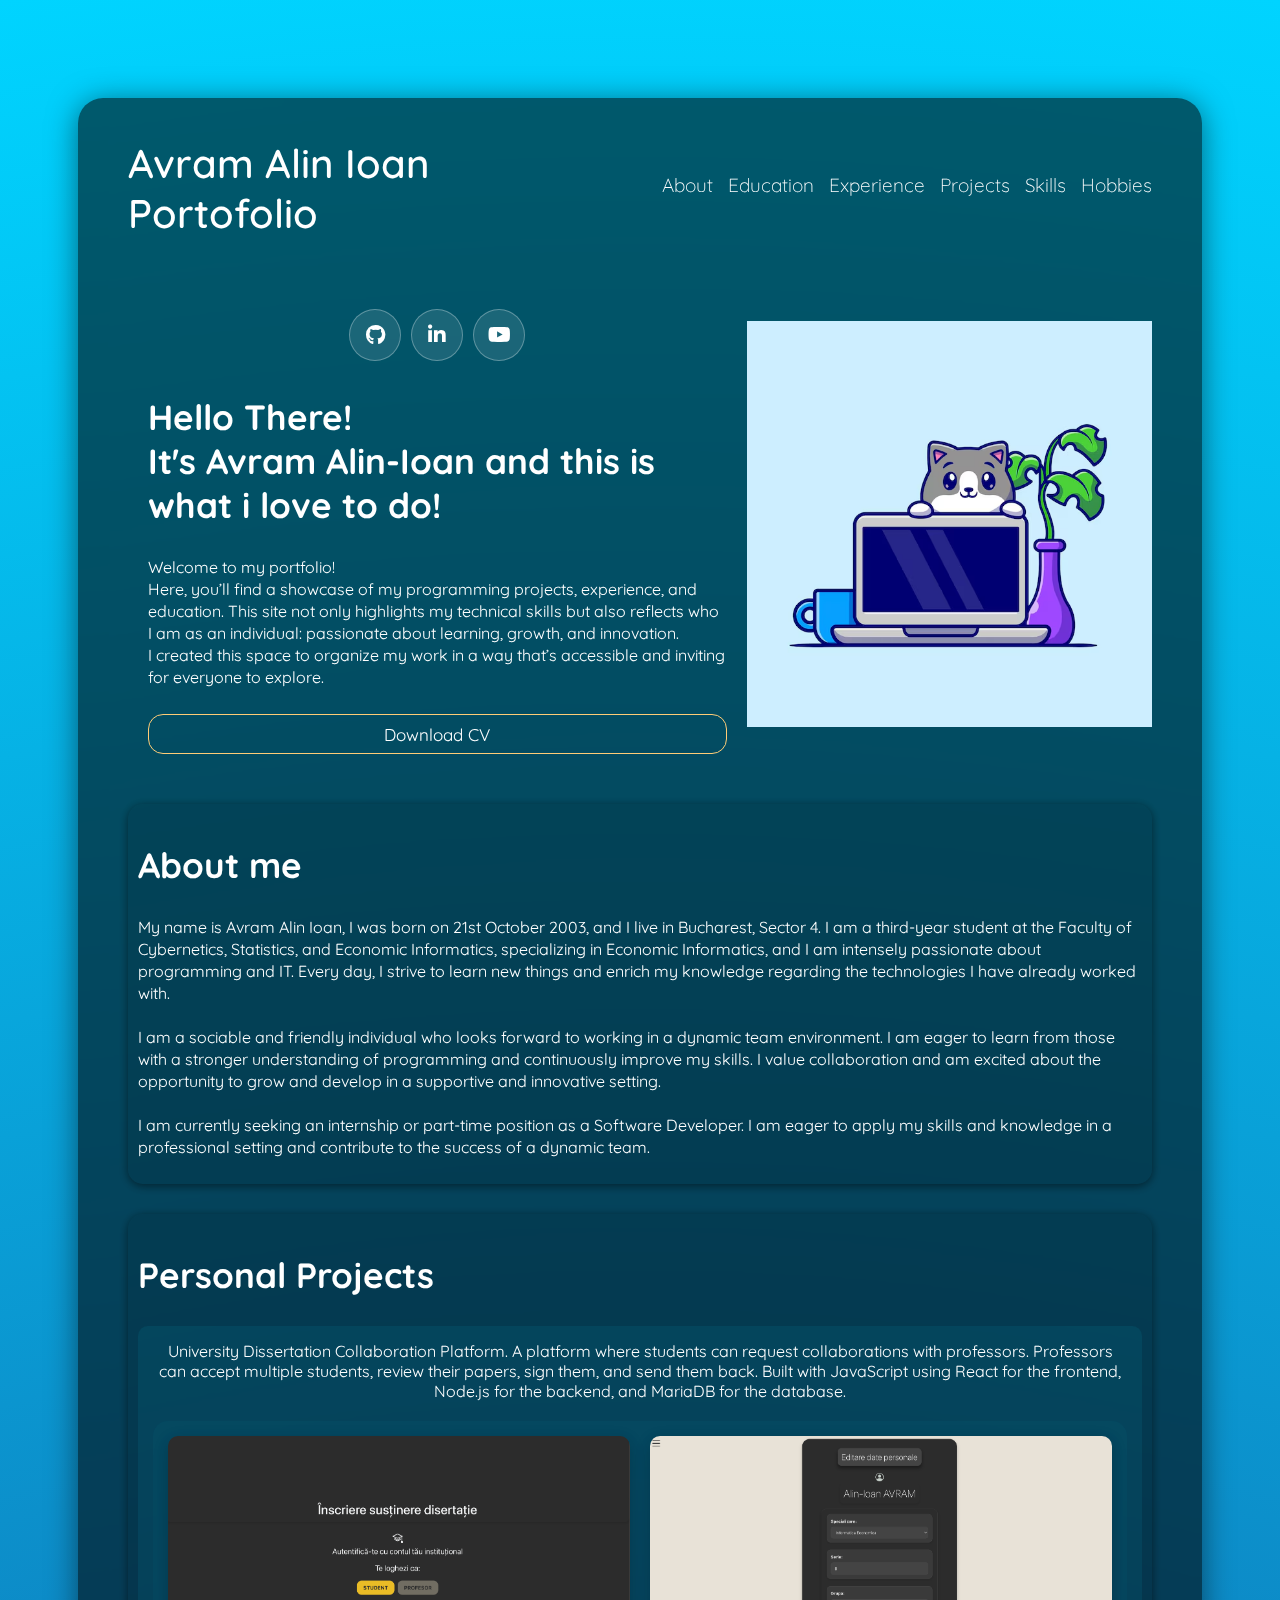
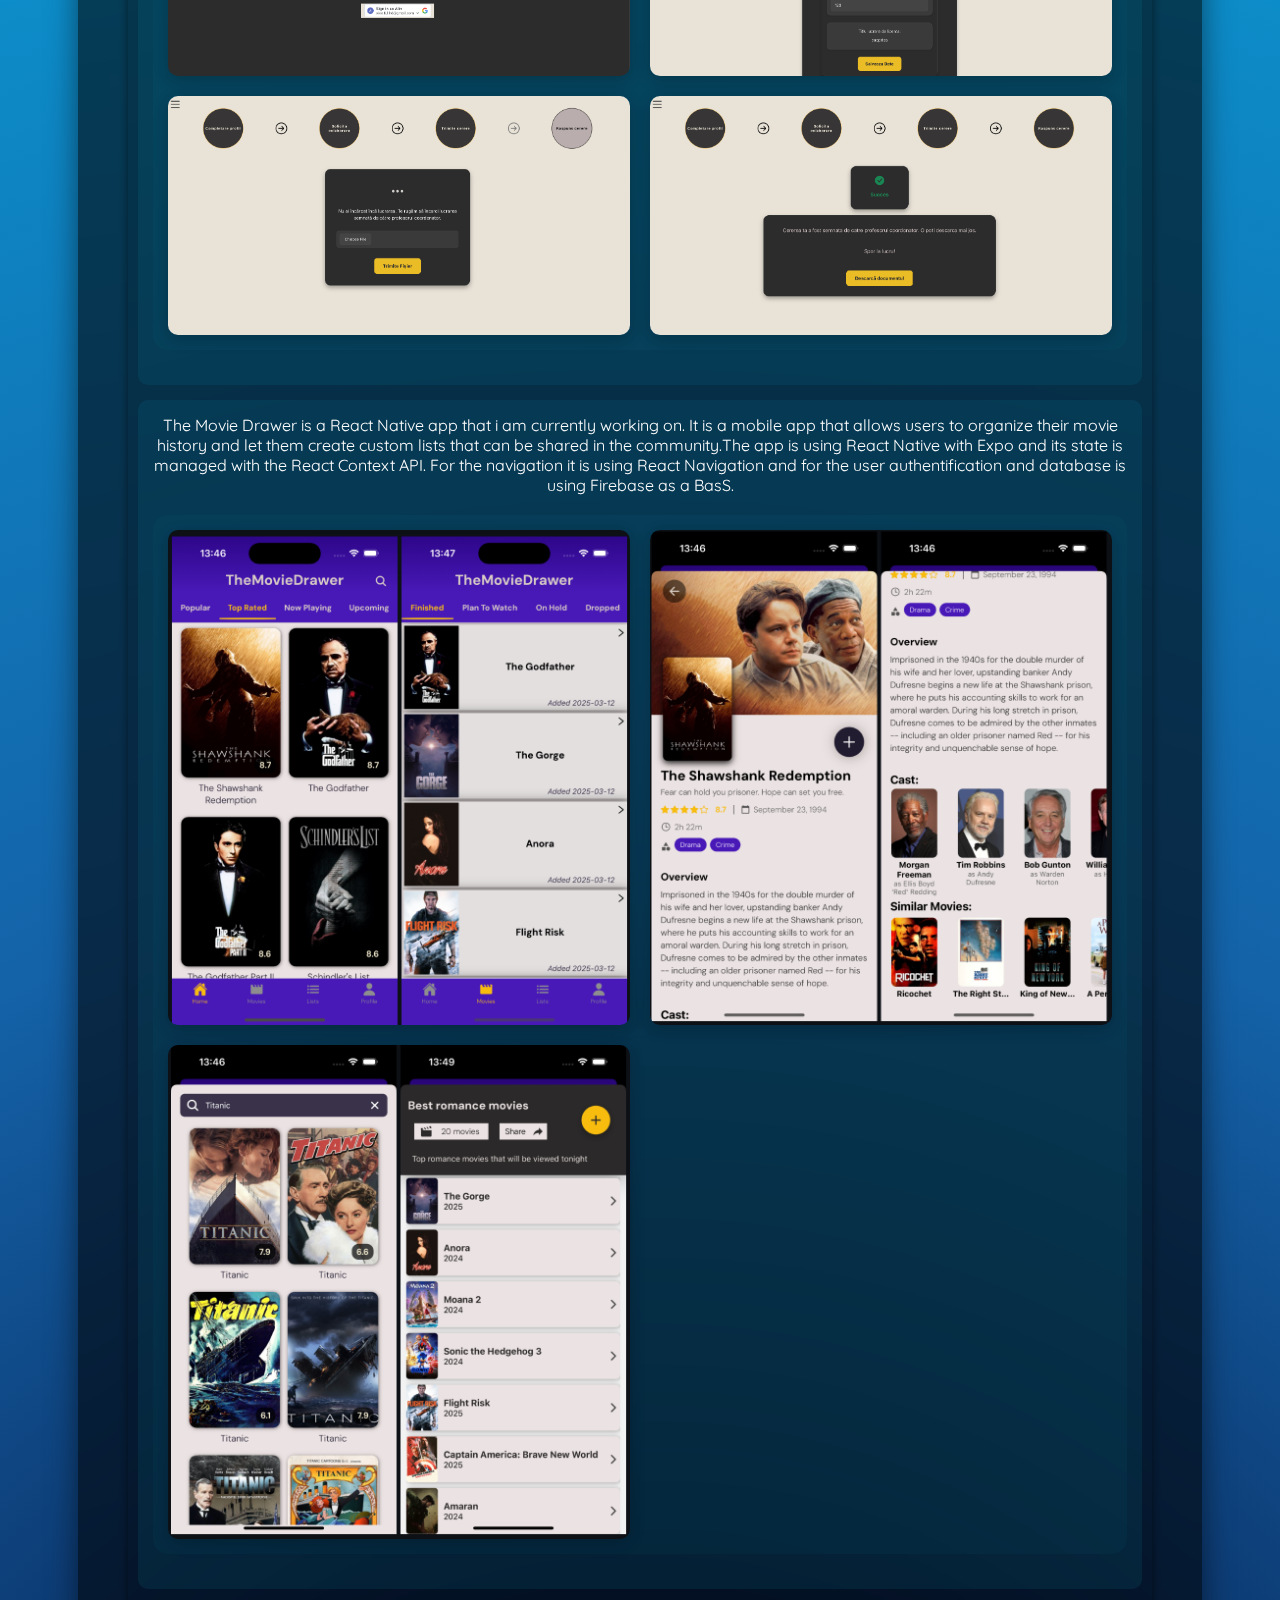
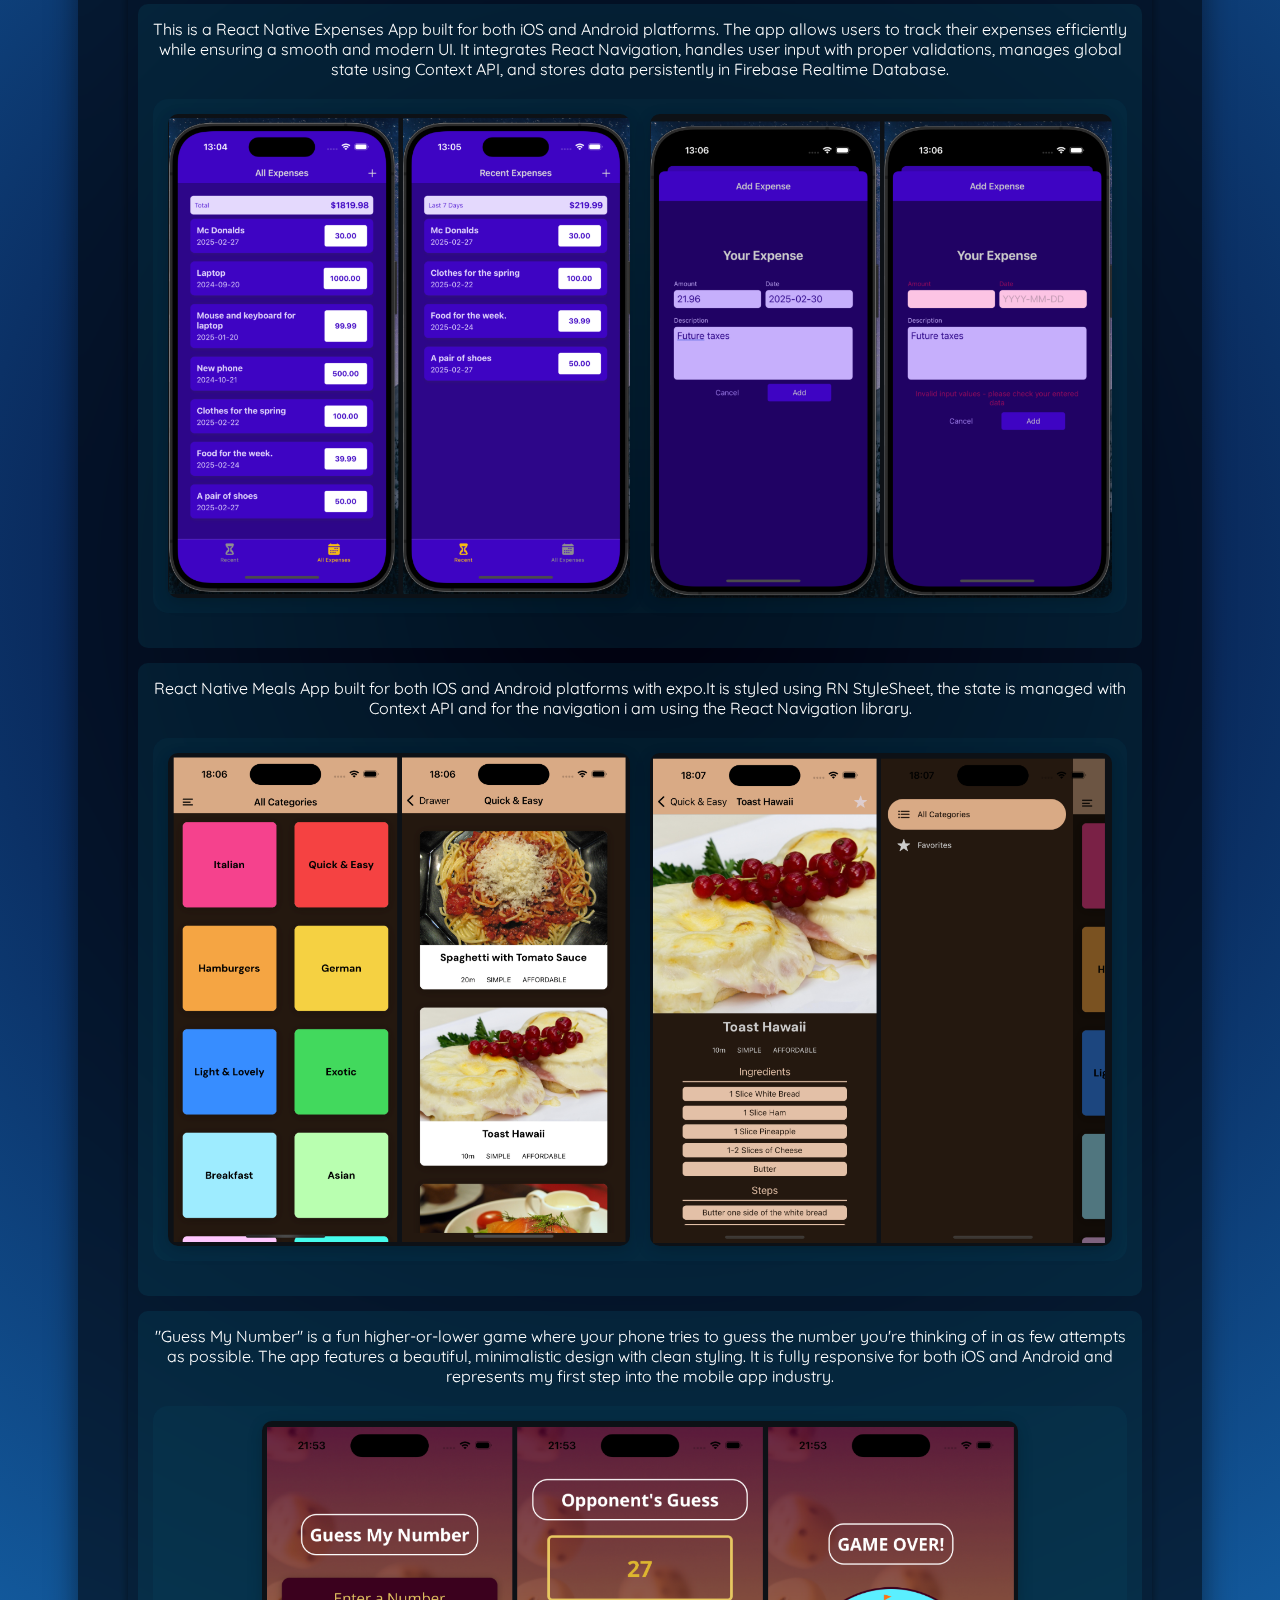
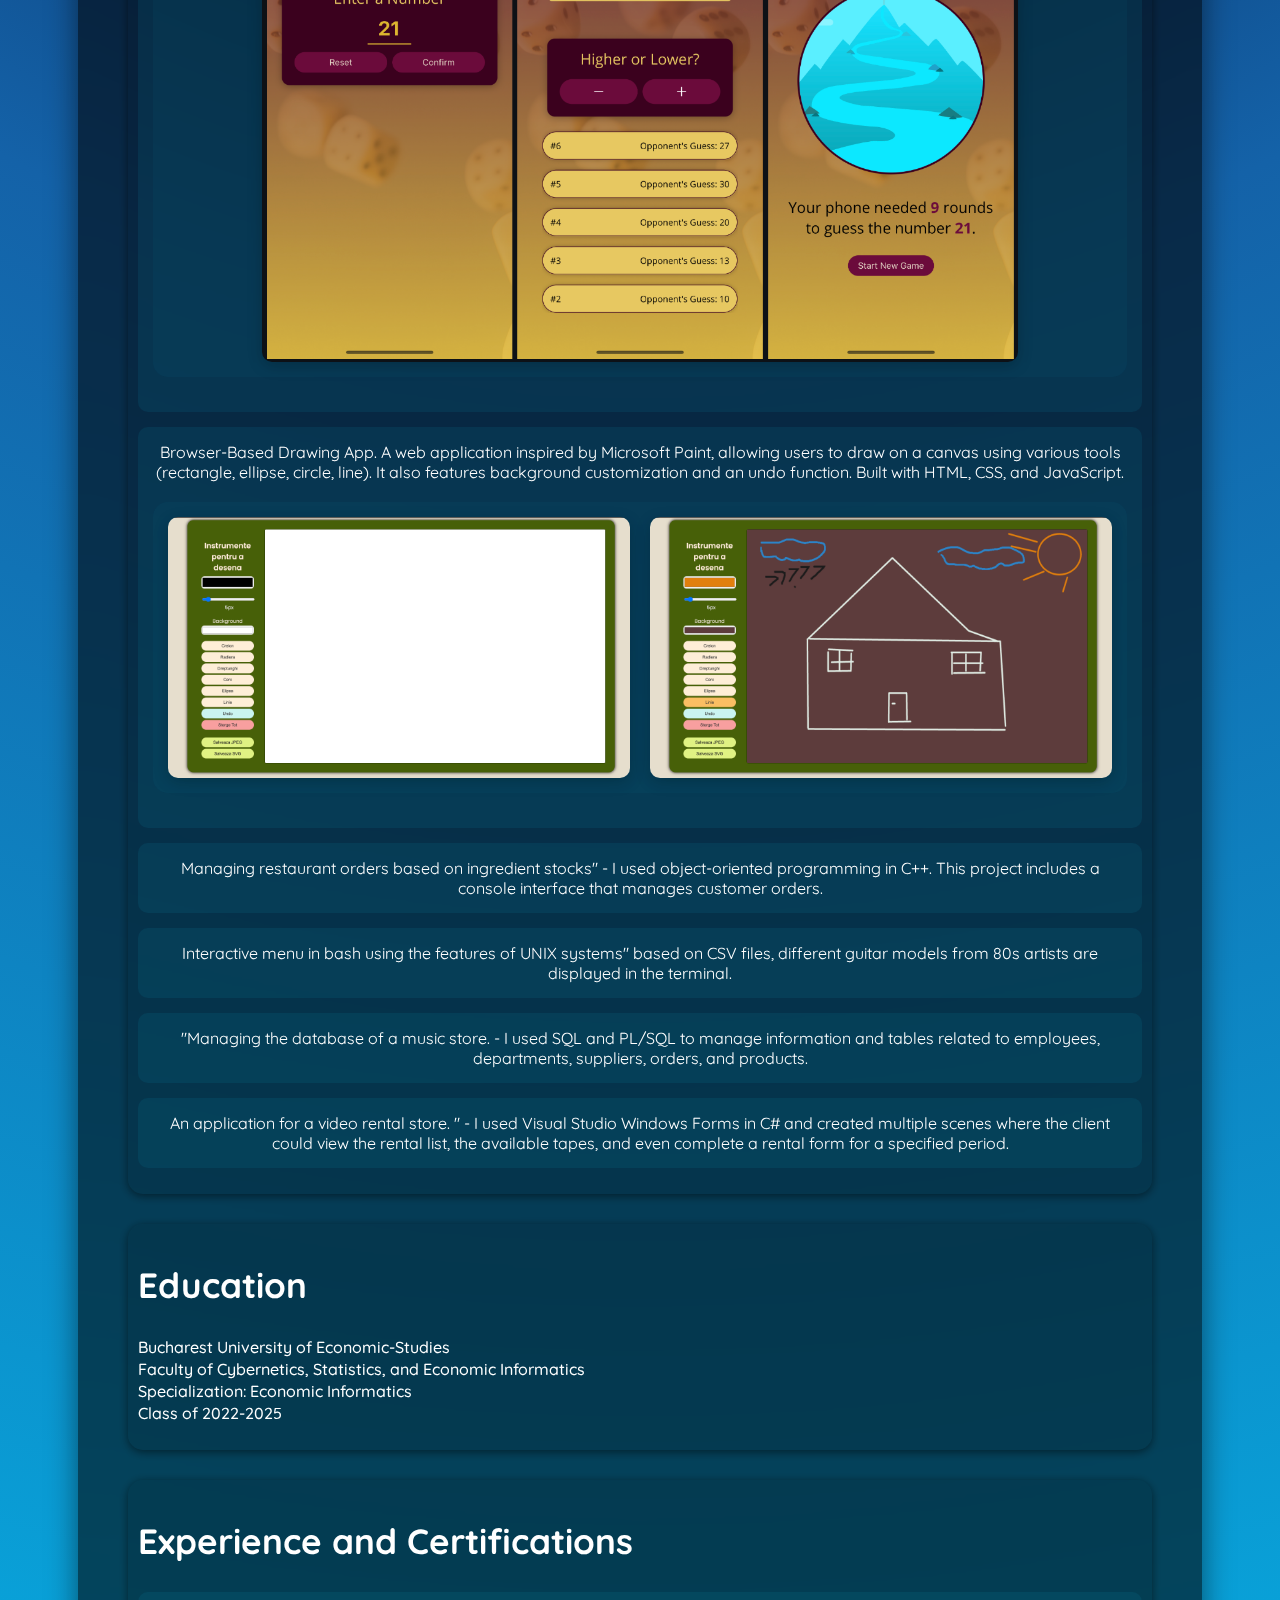
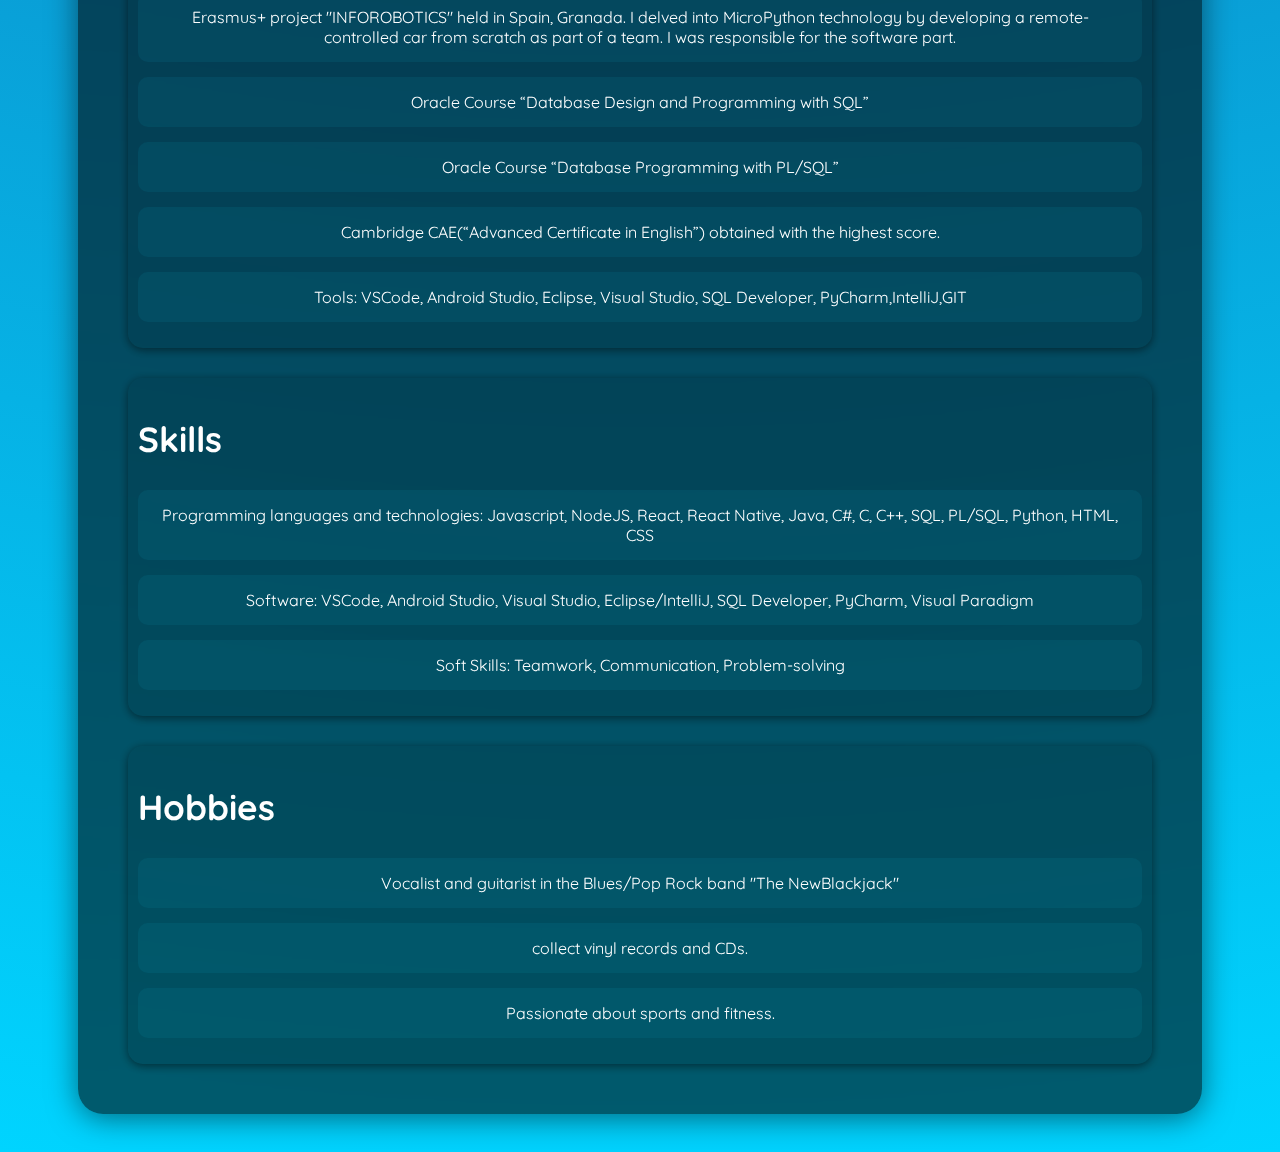
<file: index.html>
<!DOCTYPE html>
<html lang="en">
  <head>
    <meta charset="UTF-8" />
    <meta name="viewport" content="width=device-width, initial-scale=1.0" />
    <link
      rel="stylesheet"
      href="https://cdnjs.cloudflare.com/ajax/libs/font-awesome/6.6.0/css/all.min.css"
    />
    <link rel="stylesheet" href="stylePortofolio.css" />
    <link rel="icon" type="image/png" href="icon.png" />
    <title>AvramPortofolio</title>
  </head>
  <body>
    <div class="container">
      <div class="glass-container">
        <nav class="navbar">
          <div class="logo">
            <a href="#"> Avram Alin Ioan <br />Portofolio </a>
          </div>
          <ul class="nav-links">
            <li class="nav-link" id="aboutmeNav"><a>About</a></li>
            <li class="nav-link" id="educationNav"><a>Education</a></li>
            <li class="nav-link" id="experienceNav"><a>Experience</a></li>
            <li class="nav-link" id="projectsNav"><a>Projects</a></li>
            <li class="nav-link" id="skillsNav"><a>Skills</a></li>
            <li class="nav-link" id="hobbiesNav"><a>Hobbies</a></li>
          </ul>
        </nav>

        <div class="content">
          <div class="introduction">
            <div class="social-icons">
              <a href="https://github.com/AvramAlin" class="icon"
                ><i class="fa-brands fa-github"></i
              ></a>
              <a
                href="https://www.linkedin.com/in/alin-ioan-avram-35817b296/"
                class="icon"
                ><i class="fa-brands fa-linkedin-in"></i
              ></a>
              <a
                href="https://www.youtube.com/@thenewblackjack1697"
                class="icon"
                ><i class="fa-brands fa-youtube"></i
              ></a>
            </div>
            <h2>
              Hello There! <br />
              It's Avram Alin-Ioan and this is what i love to do!
            </h2>
            <p>
              Welcome to my portfolio! <br />Here, you’ll find a showcase of my
              programming projects, experience, and education. This site not
              only highlights my technical skills but also reflects who I am as
              an individual: passionate about learning, growth, and innovation.
              <br />I created this space to organize my work in a way that’s
              accessible and inviting for everyone to explore.
            </p>
            <button type="button" id="downloadCV">Download CV</button>
          </div>
          <div class="image-wrapper">
            <img src="catImgForPortofolio.png" alt="No data" />
          </div>
        </div>
        <div class="secondContent">
          <div class="AboutMe" id="aboutMe">
            <h2>About me</h2>
            <p>
              My name is Avram Alin Ioan, I was born on 21st October 2003, and I
              live in Bucharest, Sector 4. I am a third-year student at the
              Faculty of Cybernetics, Statistics, and Economic Informatics,
              specializing in Economic Informatics, and I am intensely
              passionate about programming and IT. Every day, I strive to learn
              new things and enrich my knowledge regarding the technologies I
              have already worked with.
              <br />
              <br />I am a sociable and friendly individual who looks forward to
              working in a dynamic team environment. I am eager to learn from
              those with a stronger understanding of programming and
              continuously improve my skills. I value collaboration and am
              excited about the opportunity to grow and develop in a supportive
              and innovative setting.
              <br />
              <br />I am currently seeking an internship or part-time position
              as a Software Developer. I am eager to apply my skills and
              knowledge in a professional setting and contribute to the success
              of a dynamic team.
            </p>
          </div>

          <div class="personal-projects" id="personalProjects">
            <h2>Personal Projects</h2>
            <ul>
              <li>
                University Dissertation Collaboration Platform. A platform where
                students can request collaborations with professors. Professors
                can accept multiple students, review their papers, sign them,
                and send them back. Built with JavaScript using React for the
                frontend, Node.js for the backend, and MariaDB for the database.
                <div class="project-gallery">
                  <img
                    src="ss1.png"
                    alt="Login Dashboard"
                    class="project-image"
                  />
                  <img
                    src="ss2.png"
                    alt="Student Portal"
                    class="project-image"
                  />
                  <img
                    src="ss3.png"
                    alt="Professor Dashboard"
                    class="project-image"
                  />
                  <img
                    src="ss4.png"
                    alt="Document Review Interface"
                    class="project-image"
                  />
                </div>
              </li>
              <li>
                The Movie Drawer is a React Native app that i am currently
                working on. It is a mobile app that allows users to organize
                their movie history and let them create custom lists that can be
                shared in the community.The app is using React Native with Expo
                and its state is managed with the React Context API. For the
                navigation it is using React Navigation and for the user
                authentification and database is using Firebase as a BasS.
                <div class="project-gallery">
                  <img
                    src="tmd1.png"
                    alt="Login Dashboard"
                    class="project-image"
                  />
                  <img
                    src="tmd2.png"
                    alt="Student Portal"
                    class="project-image"
                  />
                  <img
                    src="tmd3.png"
                    alt="Professor Dashboard"
                    class="project-image"
                  />
                </div>
              </li>
              <li>
                This is a React Native Expenses App built for both iOS and
                Android platforms. The app allows users to track their expenses
                efficiently while ensuring a smooth and modern UI. It integrates
                React Navigation, handles user input with proper validations,
                manages global state using Context API, and stores data
                persistently in Firebase Realtime Database.
                <div class="project-gallery">
                  <img src="E1.png" alt="Expenses app" class="project-image" />
                  <img
                    src="E2.png"
                    alt="Expenses app rn"
                    class="project-image"
                  />
                </div>
              </li>
              <li>
                React Native Meals App built for both IOS and Android platforms
                with expo.It is styled using RN StyleSheet, the state is managed
                with Context API and for the navigation i am using the React
                Navigation library.
                <div class="project-gallery">
                  <img
                    src="meals1.png"
                    alt="Login Dashboard"
                    class="project-image"
                  />
                  <img
                    src="meals2.png"
                    alt="Student Portal"
                    class="project-image"
                  />
                </div>
              </li>
              <li>
                "Guess My Number" is a fun higher-or-lower game where your phone
                tries to guess the number you're thinking of in as few attempts
                as possible. The app features a beautiful, minimalistic design
                with clean styling. It is fully responsive for both iOS and
                Android and represents my first step into the mobile app
                industry.
                <div class="project-gallery2">
                  <img
                    src="hl1.png"
                    alt="Login Dashboard"
                    class="project-image2"
                  />
                </div>
              </li>
              <li>
                Browser-Based Drawing App. A web application inspired by
                Microsoft Paint, allowing users to draw on a canvas using
                various tools (rectangle, ellipse, circle, line). It also
                features background customization and an undo function. Built
                with HTML, CSS, and JavaScript.
                <div class="project-gallery">
                  <img src="sspaint.png" alt="Paint" class="project-image" />
                  <img src="sspaint2.png" alt="Paint" class="project-image" />
                </div>
              </li>
              <li>
                Managing restaurant orders based on ingredient stocks" - I used
                object-oriented programming in C++. This project includes a
                console interface that manages customer orders.
              </li>
              <li>
                Interactive menu in bash using the features of UNIX systems"
                based on CSV files, different guitar models from 80s artists are
                displayed in the terminal.
              </li>
              <li>
                "Managing the database of a music store. - I used SQL and PL/SQL
                to manage information and tables related to employees,
                departments, suppliers, orders, and products.
              </li>
              <li>
                An application for a video rental store. " - I used Visual
                Studio Windows Forms in C# and created multiple scenes where the
                client could view the rental list, the available tapes, and even
                complete a rental form for a specified period.
              </li>
            </ul>
          </div>
          <div class="education" id="education">
            <h2>Education</h2>
            <p>
              <a href="https://www.ase.ro"
                >Bucharest University of Economic-Studies</a
              ><br />
              <a href="https:/csie.ase.ro"
                >Faculty of Cybernetics, Statistics, and Economic Informatics
              </a>
              <br />
              Specialization: Economic Informatics <br />
              Class of 2022-2025
            </p>
          </div>

          <div class="experience-certifications" id="experienceCert">
            <h2>Experience and Certifications</h2>
            <ul>
              <li>
                Erasmus+ project "INFOROBOTICS" held in Spain, Granada. I delved
                into MicroPython technology by developing a remote- controlled
                car from scratch as part of a team. I was responsible for the
                software part.
              </li>
              <li>Oracle Course “Database Design and Programming with SQL”</li>
              <li>Oracle Course “Database Programming with PL/SQL”</li>
              <li>
                Cambridge CAE(“Advanced Certificate in English”) obtained with
                the highest score.
              </li>
              <li>
                Tools: VSCode, Android Studio, Eclipse, Visual Studio, SQL
                Developer, PyCharm,IntelliJ,GIT
              </li>
            </ul>
          </div>
          <div class="skills" id="skillsId">
            <h2>Skills</h2>
            <ul>
              <li>
                Programming languages and technologies: Javascript, NodeJS,
                React, React Native, Java, C#, C, C++, SQL, PL/SQL, Python,
                HTML, CSS
              </li>
              <li>
                Software: VSCode, Android Studio, Visual Studio,
                Eclipse/IntelliJ, SQL Developer, PyCharm, Visual Paradigm
              </li>
              <li>Soft Skills: Teamwork, Communication, Problem-solving</li>
            </ul>
          </div>
          <div class="hobbies" id="hobbiesId">
            <h2>Hobbies</h2>
            <ul>
              <li>
                Vocalist and guitarist in the Blues/Pop Rock band "The
                NewBlackjack"
              </li>
              <li>collect vinyl records and CDs.</li>
              <li>Passionate about sports and fitness.</li>
            </ul>
          </div>
        </div>
      </div>
    </div>
  </body>
  <script src="scriptPortofolio.js"></script>
</html>
</file>
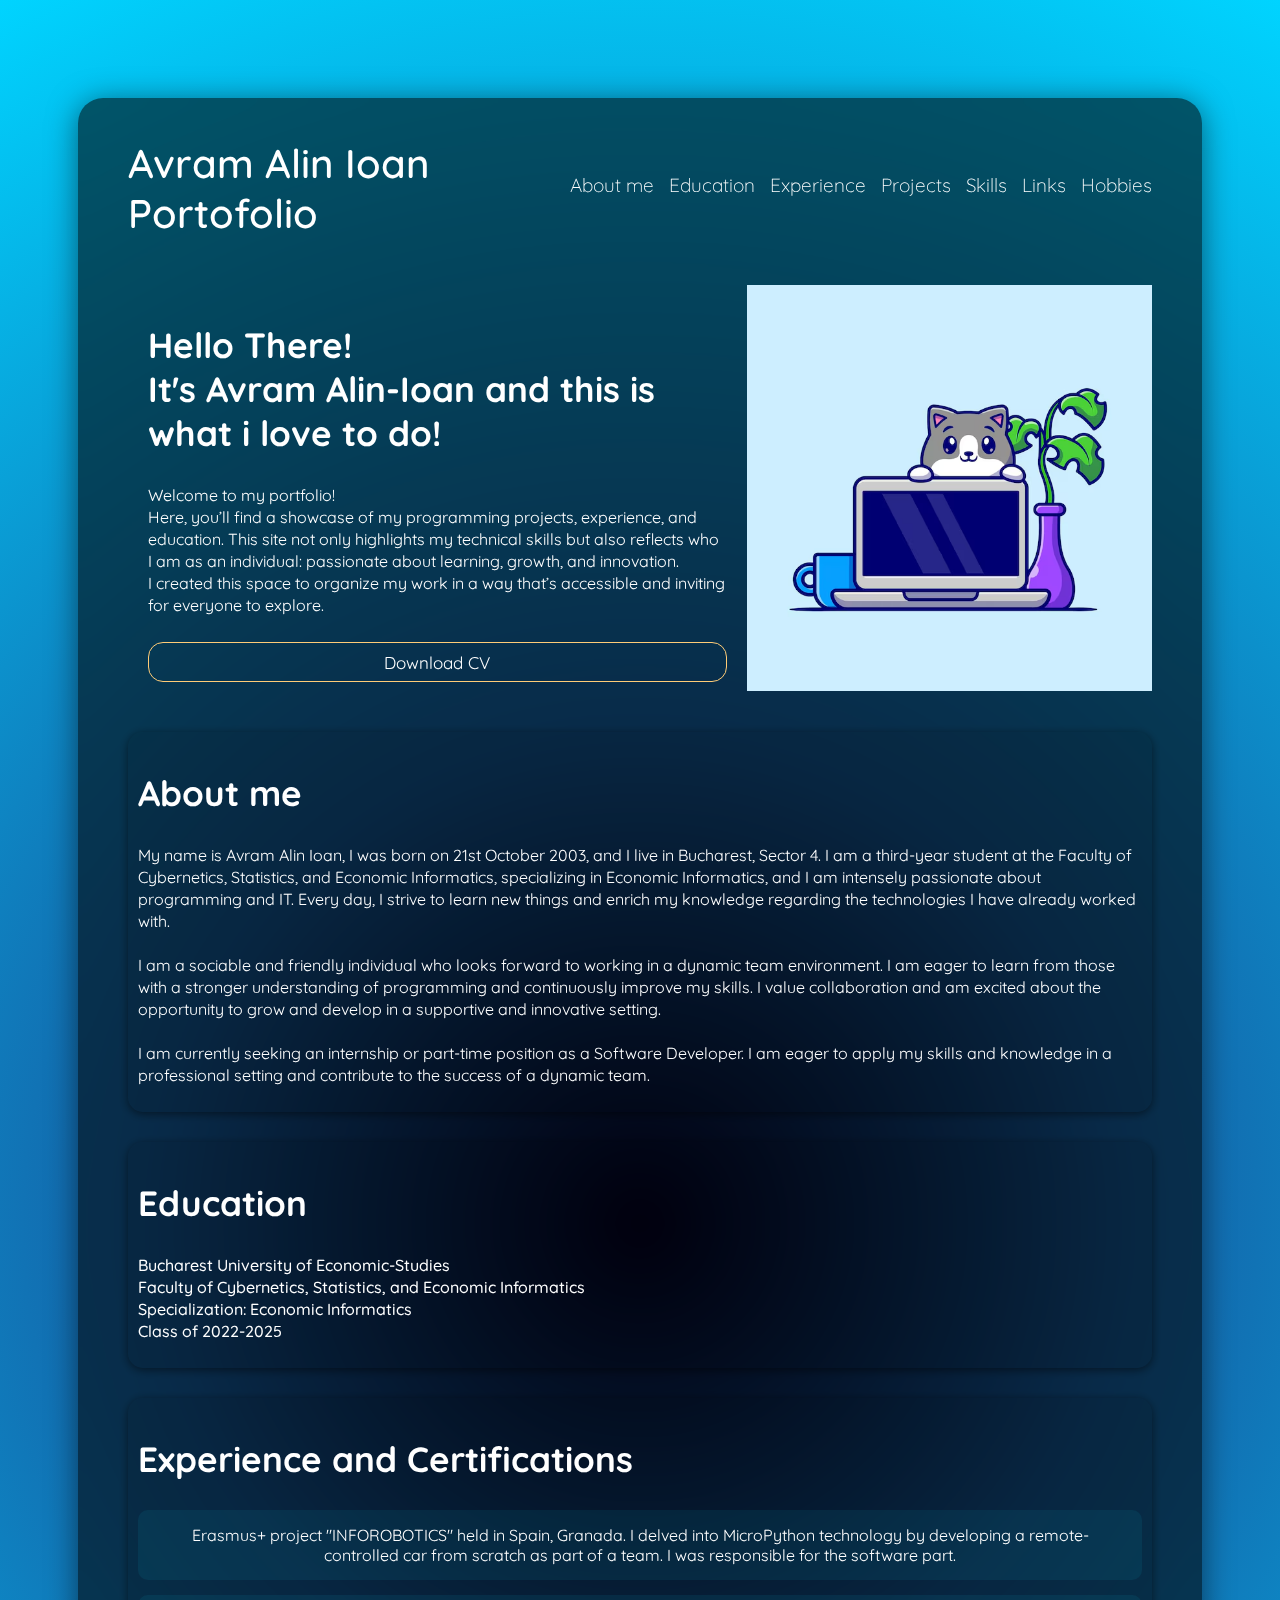
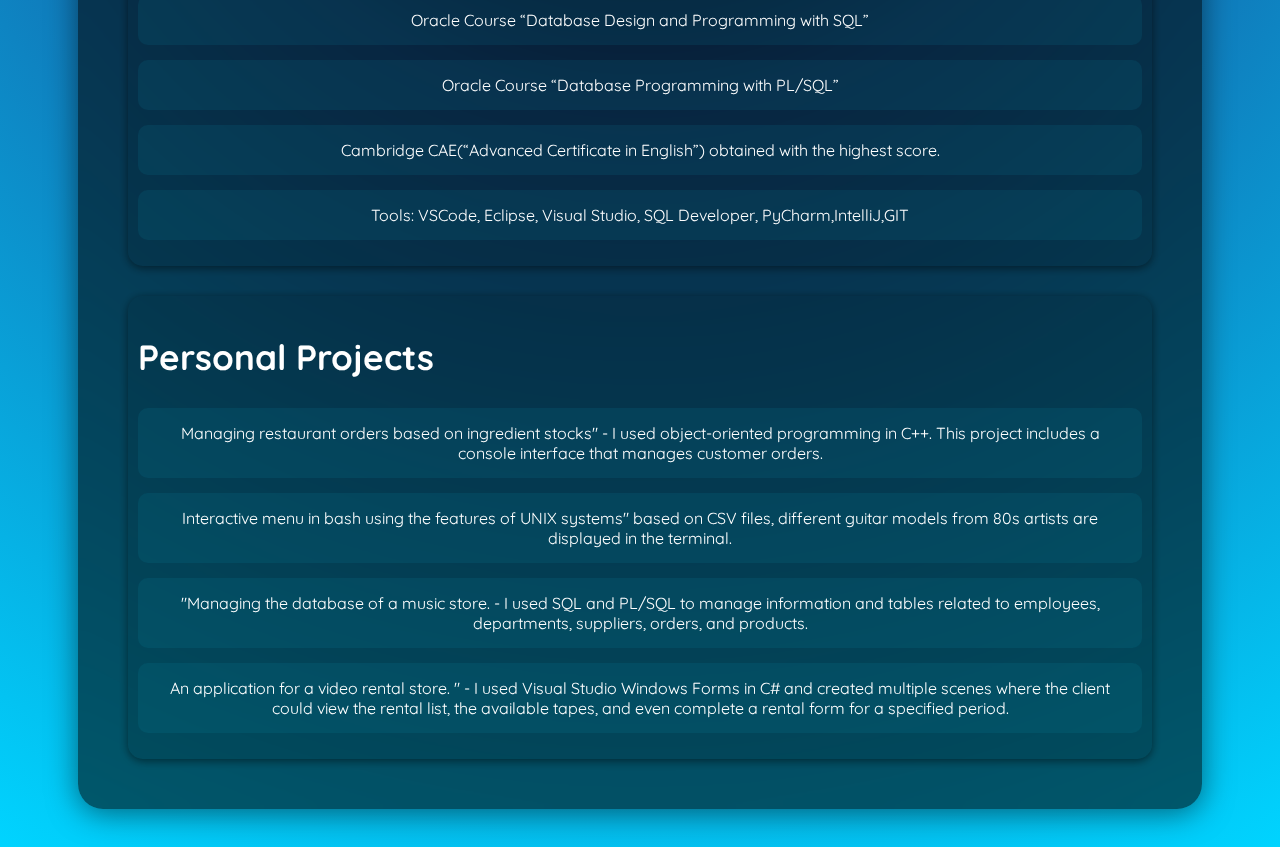
<file: indexPortofolio.html>
<!DOCTYPE html>
<html lang="en">
<head>
    <meta charset="UTF-8">
    <meta name="viewport" content="width=device-width, initial-scale=1.0">
    <link rel="stylesheet" href="stylePortofolio.css">
    <link rel="icon" type="image/png" href="icon.png" >
    <script src="scriptPortofolio.js"> </script>
    <title>AvramPortofolio</title>
</head>
<body>
    <div class="container">
        <div class="glass-container">
            <nav class="navbar">
                <div class="logo">
                    <a href="#"> Avram Alin Ioan <br>Portofolio </a>
                </div>
                <ul class="nav-links">
                    <li class="nav-link" id="aboutmeNav"> <a href="#">About me</a></li>
                    <li class="nav-link" id="educationNav"> <a href="#">Education</a></li>
                    <li class="nav-link"> <a href="#">Experience</a></li>
                    <li class="nav-link"> <a href="#">Projects</a></li>
                    <li class="nav-link"> <a href="#">Skills</a></li>
                    <li class="nav-link"> <a href="#">Links</a></li>
                    <li class="nav-link"> <a href="#">Hobbies</a></li>
                </ul>
            </nav>
            <div class="content">
                <div class="introduction">
                    <h2>Hello There! <br> It's Avram Alin-Ioan and this is what i love to do!</h2>
                    <p>Welcome to my portfolio! 
                        <br>Here, you’ll find a showcase of my programming projects, experience, and education. This site not only highlights my technical skills but also reflects who I am as an individual: passionate about learning, growth, and innovation. 
                        <br>I created this space to organize my work in a way that’s accessible and inviting for everyone to explore.
                    </p>
                    <button id="startButton">Download CV</button>
                </div>
                <div class="image-wrapper">
                    <img src="catImgForPortofolio.png" alt="No data">
                </div>
            </div>
            <div class="secondContent">
                <div class="AboutMe" id="aboutMe">
                    <h2>About me</h2>
                    <p>My name is Avram Alin Ioan, I was born on 21st October 2003, and I live in Bucharest, Sector 4. I am a third-year student at the Faculty of Cybernetics, Statistics, and Economic Informatics, specializing in Economic Informatics, and I am intensely passionate about programming and IT. Every day, I strive to learn new things and enrich my knowledge regarding the technologies I have already worked with.
                        <br>
                        <br>I am a sociable and friendly individual who looks forward to working in a dynamic team environment. I am eager to learn from those with a stronger understanding of programming and continuously improve my skills. I value collaboration and am excited about the opportunity to grow and develop in a supportive and innovative setting.
                        <br>
                        <br>I am currently seeking an internship or part-time position as a
                        Software Developer. I am eager to apply my skills and knowledge in a
                        professional setting and contribute to the success of a dynamic
                        team.
                    </p>
                </div>
                <div class="education" id="education">
                    <h2>Education</h2>
                   <p> <a href="https://www.ase.ro">Bucharest University of Economic-Studies</a><br>
                    <a href="https:/csie.ase.ro">Faculty of Cybernetics, Statistics,
                    and Economic Informatics </a> <br>
                    Specialization: Economic
                    Informatics <br>
                    Class of 2022-2025  </p>
                </div>

                <div class="experience-certifications">
                    <h2>Experience and Certifications</h2>
                    <ul>
                        <li>Erasmus+ project "INFOROBOTICS" held in Spain, Granada. I
                            delved into MicroPython technology by developing a remote-
                            controlled car from scratch as part of a team. I was responsible
                            for the software part.</li>
                        <li>Oracle Course “Database Design and Programming with SQL”</li>
                        <li>Oracle Course “Database Programming with PL/SQL”</li>
                        <li>Cambridge CAE(“Advanced Certificate in English”) obtained with
                            the highest score.</li>
                            <li>Tools: VSCode, Eclipse, Visual Studio, SQL Developer,
                                PyCharm,IntelliJ,GIT</li>
                    </ul>
                </div>
                <div class="personal-projects">
                    <h2>Personal Projects</h2>
                    <ul>
                        <li>Managing restaurant orders based on ingredient stocks"
                            - I used
                            object-oriented programming in C++. This project includes a
                            console interface that manages customer orders.</li>
                        <li>
                            Interactive menu in bash using the features of UNIX systems"
                            based on CSV files, different guitar models from 80s artists are
                            displayed in the terminal.
                        </li>
                        <li>
                            "Managing the database of a music store.
                        - I used SQL and
                        PL/SQL to manage information and tables related to employees,
                        departments, suppliers, orders, and products.
                        </li>
                        <li>An application for a video rental store.
                            "
                            - I used Visual Studio
                            Windows Forms in C# and created multiple scenes where the
                            client could view the rental list, the available tapes, and even
                            complete a rental form for a specified period.</li>
                    </ul>
                </div>
            </div>
            
        </div>
    </div>
</body>
</html>
</file>
<file: stylePortofolio.css>
@import url("https://fonts.googleapis.com/css2?family=Quicksand:wght@300..700&display=swap");

* {
  font-family: "Quicksand", sans-serif;
}

a {
  text-decoration: none;
  color: #fff;
}

body {
  color: #fff;
  background-color: rgba(0, 212, 255, 1);
  background-image: radial-gradient(
    circle,
    rgba(2, 0, 36, 1) 0%,
    rgba(20, 98, 168, 1) 35%,
    rgba(0, 212, 255, 1) 100%
  );
}

.container {
  display: flex;
  justify-content: center;
}

.glass-container {
  display: block;

  max-width: 80vw;
  margin-top: 10vh;
  margin-bottom: 30px;
  background: rgba(0, 0, 0, 0.57);
  padding: 50px;
  border-radius: 25px;
  box-shadow: 0 4px 30px rgba(0, 0, 0, 0.5);
  backdrop-filter: blur(11.6px);
}

.logo {
  display: inline-block;
  font-size: 40px;
  font-weight: 570;
  margin-top: -10px;
}

.image-wrapper {
  flex: 0.7;
  display: flex;
  max-width: 100%;
  justify-content: center;
  margin: 0 auto;
  position: relative;
  margin-top: 4vh;
}
.image-wrapper img {
  max-width: 100%;
  height: auto;
}

ul.nav-links {
  margin: 0;
  margin-top: 25px;
  margin-bottom: 5px;
  float: right;
  display: flex;
  list-style: none;
}
li.nav-link {
  display: inline-block;
  margin-left: 15px;
  font-size: 19px;
  font-weight: 300;
}

.content {
  display: flex;
  justify-content: space-between;
  align-items: center;
  width: 100%;
}

.secondContent {
  display: flex;
  width: 100%;
  flex-direction: column;
}

.secondContent h2 {
  font-size: 35px;
}
.secondContent p {
  font-size: 16px;
  line-height: 22px;
  margin-top: 8px;
}

.introduction {
  margin-top: 4vh;
  flex: 1;
  padding: 20px;
}

.introduction h2 {
  font-size: 35px;
}
.introduction p {
  font-size: 16px;
  line-height: 22px;
}

button {
  margin-top: 10px;
  width: 100%;
  height: 40px;
  font-size: 17px;
  color: #fff;
  background-color: transparent;
  border: 0.5px solid #fc7;
  border-radius: 15px;
  cursor: pointer;
  transition: all 0.3s ease;
}
button:hover {
  border-color: hsl(244, 66%, 60%);
  background-color: rgb(10, 164, 195);
}

a:hover {
  color: rgb(10, 164, 195);
}

.attrebute {
  position: absolute;
  bottom: 20px;
  right: 0;
  font-size: 12px;
}

.AboutMe {
  margin-top: 30px;
  padding: 10px;
  background: rgba(0, 0, 0, 0.1);
  border-radius: 15px;
  box-shadow: 0 2px 10px rgba(0, 0, 0, 0.5);
}

.education {
  margin-top: 30px;
  padding: 10px;
  background: rgba(0, 0, 0, 0.1);
  border-radius: 15px;
  box-shadow: 0 2px 10px rgba(0, 0, 0, 0.5);
}

.education p {
  font-weight: 500;
}

.experience-certifications {
  margin-top: 30px;
  padding: 10px;
  background: rgba(0, 0, 0, 0.1);
  border-radius: 15px;
  box-shadow: 0 2px 10px rgba(0, 0, 0, 0.5);
}

.personal-projects {
  margin-top: 30px;
  padding: 10px;
  background: rgba(0, 0, 0, 0.1);
  border-radius: 15px;
  box-shadow: 0 2px 10px rgba(0, 0, 0, 0.5);
}

.secondContent ul {
  list-style-type: none;
  padding: 0;
}

.secondContent li {
  background: rgba(10, 164, 195, 0.1);
  border-radius: 10px;
  margin: 10px 0;
  padding: 10px;
  font-size: 16px;
  text-align: center;
  transition: background 0.3s ease;
}

.secondContent li:hover {
  background: rgba(10, 164, 195, 0.3);
  transform: translateY(-2px);
}

.social-icons {
  margin: 10px 0;
  display: flex;
  justify-content: center;
}

.social-icons a {
  background: rgba(255, 255, 255, 0.1);
  border: 1px solid rgba(255, 255, 255, 0.3);
  border-radius: 50%;
  display: inline-flex;
  justify-content: center;
  align-items: center;
  margin: 5px;
  width: 50px;
  height: 50px;
  transition: background 0.3s ease, transform 0.3s ease;
}

.social-icons a:hover {
  background: rgba(10, 164, 195, 0.3);
  transform: scale(1.1);
}

.social-icons i {
  color: #fff;
  font-size: 20px;
}

.hobbies {
  margin-top: 30px;
  padding: 10px;
  background: rgba(0, 0, 0, 0.1);
  border-radius: 15px;
  box-shadow: 0 2px 10px rgba(0, 0, 0, 0.5);
}

.skills {
  margin-top: 30px;
  padding: 10px;
  background: rgba(0, 0, 0, 0.1);
  border-radius: 15px;
  box-shadow: 0 2px 10px rgba(0, 0, 0, 0.5);
}

@media screen and (max-width: 1075px) {
  .content {
    flex-direction: column;
  }
}

@media screen and (max-width: 720px) {
  .logo {
    font-size: 30px;
  }

  ul.nav-link {
    text-align: center;
  }
  li.nav-link {
    font-size: 15px;
    text-align: center;
  }

  .introduction h2 {
    font-size: 30px;
  }
  .introduction p {
    font-size: 15px;
  }
  .secondContent h2 {
    font-size: 30px;
  }
  .secondContent p {
    font-size: 15px;
  }
  button {
    font-size: 13px;
  }
  .image-wrapper img {
    max-width: 450px;
  }
}

@media screen and (max-width: 480px) {
  .logo {
    font-size: 24px;
  }
  ul.nav-link {
    padding: 0;
  }
  li.nav-link {
    font-size: 8px;
  }
  .introduction h2 {
    font-size: 24px;
  }
  .introduction p {
    font-size: 14px;
  }
  .secondContent h2 {
    font-size: 24px;
  }
  .secondContent p {
    font-size: 14px;
  }
  button {
    font-size: 12px;
    padding: 8px;
  }
  .image-wrapper img {
    max-width: 100%;
    height: auto;
  }
}

@media screen and (max-width: 375px) {
  .logo {
    font-size: 20px;
  }
  .introduction h2 {
    font-size: 20px;
  }
  .introduction p,
  button {
    font-size: 12px;
  }
  .secondContent h2 {
    font-size: 20px;
  }
  .secondContent p,
  button {
    font-size: 12px;
  }
}

/* Add these new styles to your existing CSS */

.project-gallery {
  display: grid;
  grid-template-columns: repeat(2, 1fr);
  gap: 20px;
  margin-top: 20px;
  margin-bottom: 20px;
  padding: 15px;
  background: rgba(10, 164, 195, 0.05);
  border-radius: 15px;
}

.project-gallery2 {
  display: flex;
  justify-content: center;
  align-items: center;
  grid-template-columns: repeat(2, 1fr);
  gap: 20px;
  margin-top: 20px;
  margin-bottom: 20px;
  padding: 15px;
  background: rgba(10, 164, 195, 0.05);
  border-radius: 15px;
}

.project-image {
  width: 100%;
  height: auto;
  border-radius: 10px;
  transition: transform 0.3s ease, box-shadow 0.3s ease;
  box-shadow: 0 4px 15px rgba(0, 0, 0, 0.2);
}

.project-image2 {
  width: 80%;
  justify-content: center;
  align-items: center;
  height: 80%;
  border-radius: 10px;
  transition: transform 0.3s ease, box-shadow 0.3s ease;
  box-shadow: 0 4px 15px rgba(0, 0, 0, 0.2);
}

.project-image:hover {
  transform: scale(1.05);
  box-shadow: 0 8px 25px rgba(0, 0, 0, 0.3);
}

.project-image2:hover {
  transform: scale(1.05);
  box-shadow: 0 8px 25px rgba(0, 0, 0, 0.3);
}

/* Update media queries for responsiveness */
@media screen and (max-width: 768px) {
  .project-gallery {
    grid-template-columns: 1fr;
    gap: 15px;
  }
}

/* Update your existing li styles in .secondContent */
.secondContent li {
  background: rgba(10, 164, 195, 0.1);
  border-radius: 10px;
  margin: 15px 0;
  padding: 15px;
  font-size: 16px;
  transition: background 0.3s ease;
}

.secondContent li:hover {
  background: rgba(10, 164, 195, 0.2);
}

/* Chrome-specific fixes */
@media screen and (-webkit-min-device-pixel-ratio: 0) {
  .project-gallery {
    transform: translateZ(0);
  }

  .image-container {
    -webkit-transform: translateZ(0);
    -webkit-backface-visibility: hidden;
  }
}
</file>
